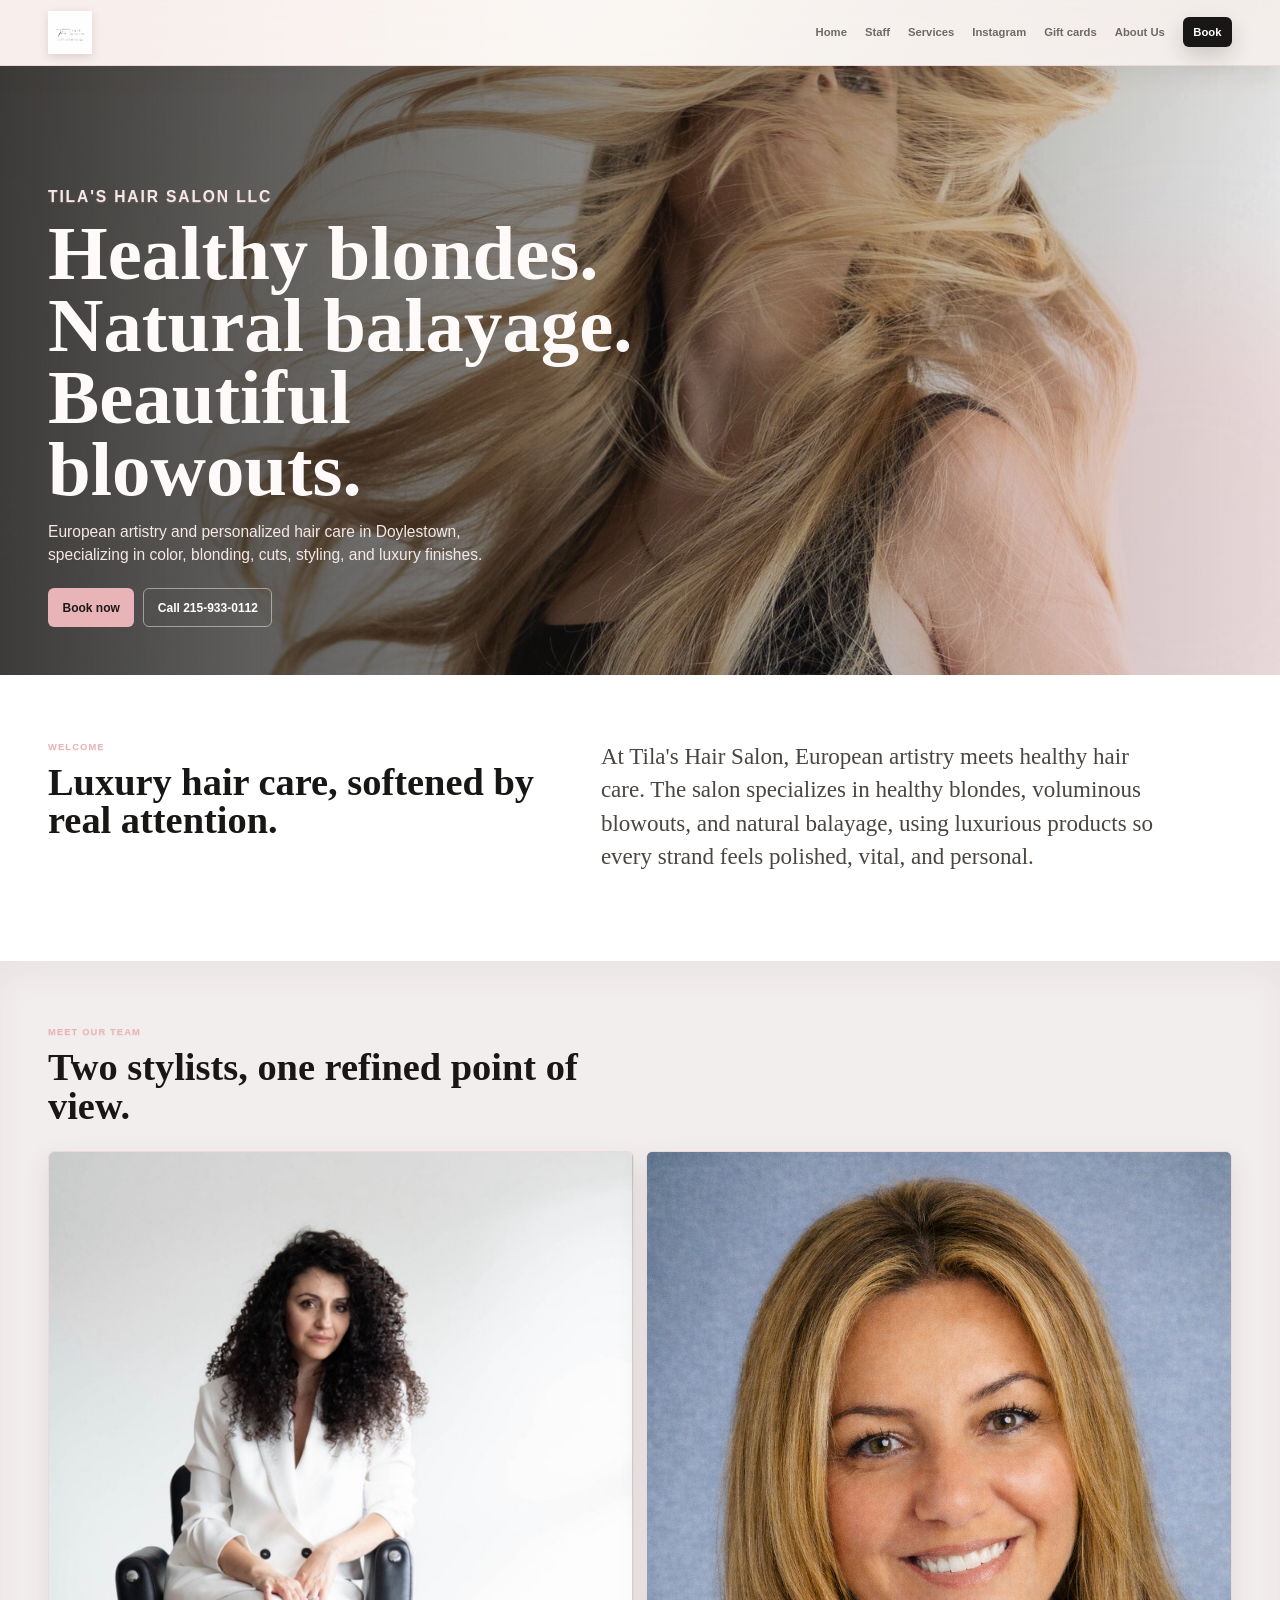
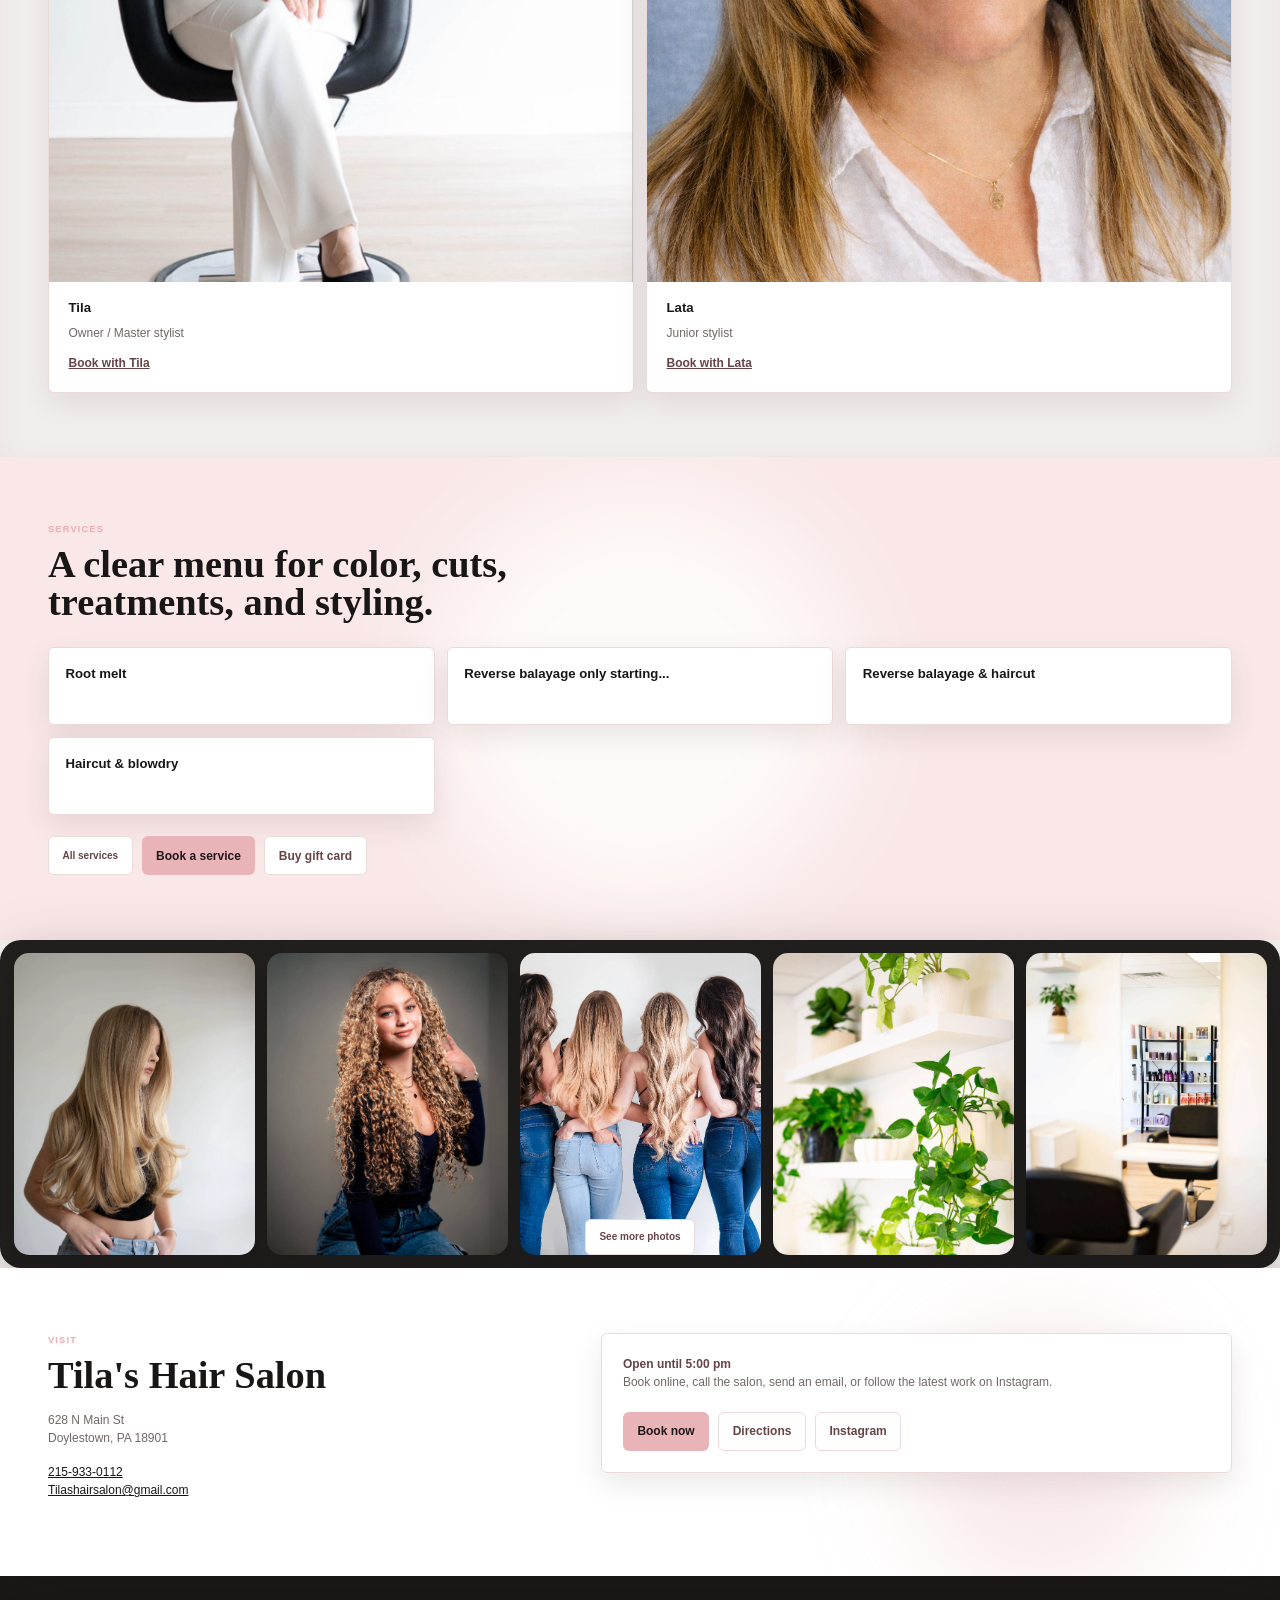
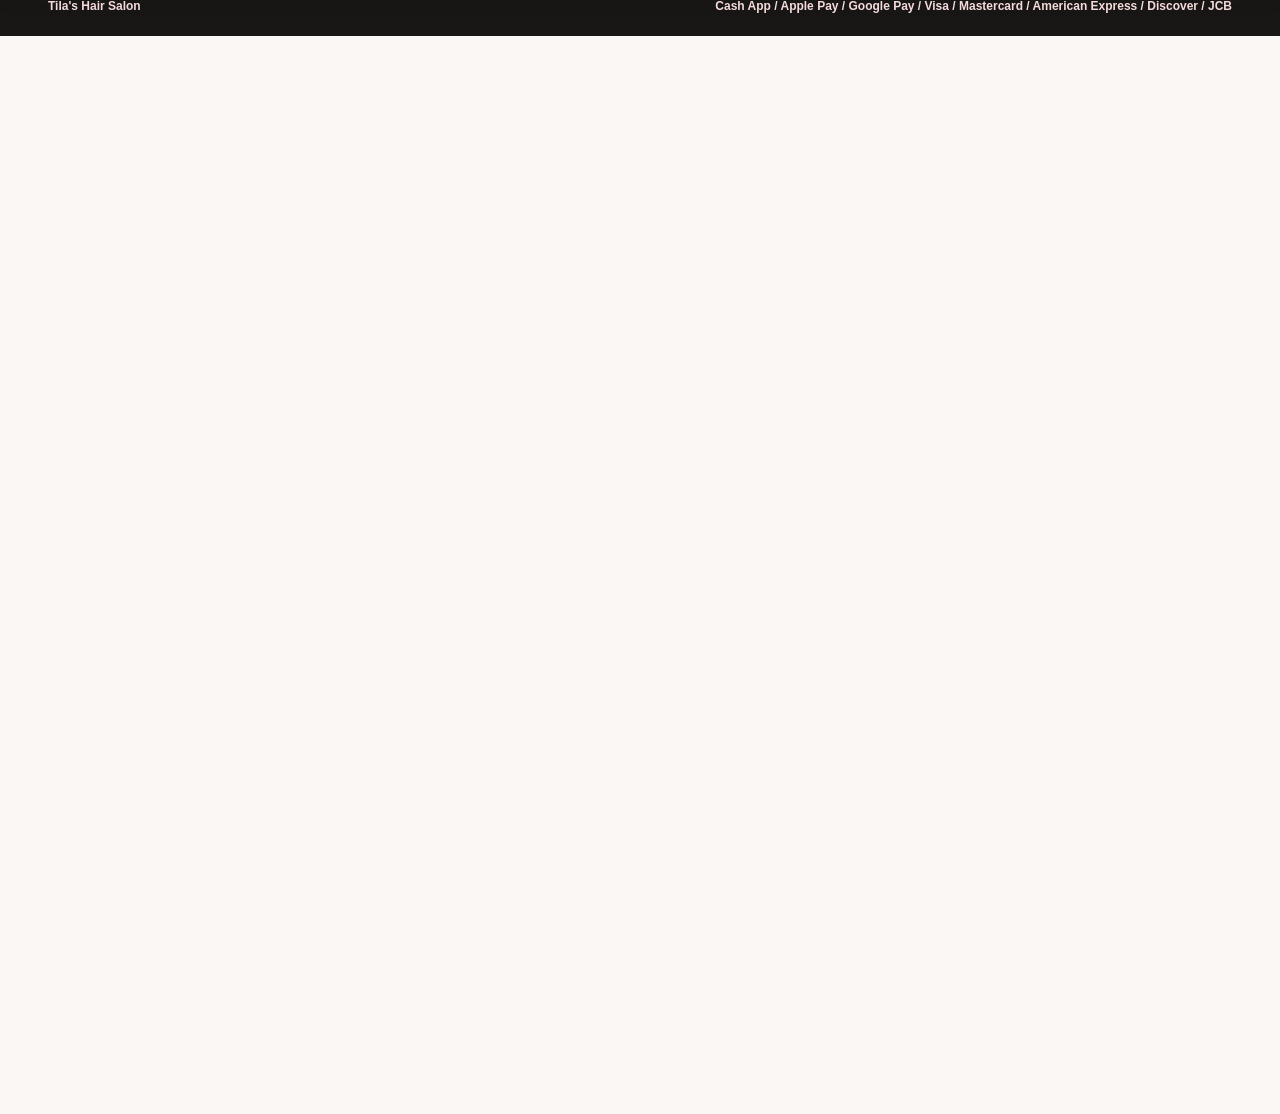
<file: make-a-web-site-for-me/index.html>
﻿<!doctype html>
<html lang="en">
  <head>
    <meta charset="utf-8">
    <meta name="viewport" content="width=device-width, initial-scale=1">
    <title>Tila's Hair Salon | Doylestown, PA</title>
    <meta
      name="description"
      content="Tila's Hair Salon in Doylestown, PA. European artistry for healthy blondes, balayage, blowouts, color, cuts, and formal styling."
    >
    <link rel="stylesheet" href="styles.css">
  </head>
  <body>
    <header class="site-header">
      <a class="brand" href="#home" aria-label="Tila's Hair Salon home">
        <img src="assets/tila-logo.png" alt="Tila's Hair Salon logo">
      </a>
      <nav class="nav" aria-label="Primary navigation">
        <a href="#home">Home</a>
        <a href="#staff">Staff</a>
        <a href="#services">Services</a>
        <a href="https://www.instagram.com/tilashairsalon/">Instagram</a>
        <a href="https://www.tilashairsalon.com/s/gift-cards">Gift cards</a>
        <a href="#about">About Us</a>
        <a class="nav-button" href="https://book.squareup.com/appointments/qmmuxz1gt9oidg/location/LE810CAQZK8ZM/services?buttonTextColor=000000&color=e8b4b8&locale=en&referrer=so">Book</a>
      </nav>
    </header>

    <main id="home">
      <section class="hero" aria-labelledby="hero-title">
        <div class="hero-copy">
          <p class="eyebrow">Tila's Hair Salon LLC</p>
          <h1 id="hero-title">Healthy blondes. Natural balayage. Beautiful blowouts.</h1>
          <p>
            European artistry and personalized hair care in Doylestown, specializing in color, blonding, cuts, styling, and luxury finishes.
          </p>
          <div class="actions">
            <a class="button primary" href="https://book.squareup.com/appointments/qmmuxz1gt9oidg/location/LE810CAQZK8ZM/services?buttonTextColor=000000&color=e8b4b8&locale=en&referrer=so">Book now</a>
            <a class="button ghost" href="tel:+12159330112">Call 215-933-0112</a>
          </div>
        </div>
      </section>

      <section class="intro" id="about" aria-labelledby="about-title">
        <div>
          <p class="eyebrow">Welcome</p>
          <h2 id="about-title">Luxury hair care, softened by real attention.</h2>
        </div>
        <p>
          At Tila's Hair Salon, European artistry meets healthy hair care. The salon specializes in healthy blondes, voluminous blowouts, and natural balayage, using luxurious products so every strand feels polished, vital, and personal.
        </p>
      </section>

      <section class="section staff" id="staff" aria-labelledby="staff-title">
        <div class="section-heading">
          <p class="eyebrow">Meet Our Team</p>
          <h2 id="staff-title">Two stylists, one refined point of view.</h2>
        </div>
        <div class="staff-grid">
          <article class="staff-card staff-card-photo">
            <img src="assets/tila.jpg" alt="Tila, owner and master stylist">
            <h3>Tila</h3>
            <p>Owner / Master stylist</p>
            <a class="text-link" href="https://book.squareup.com/appointments/qmmuxz1gt9oidg/location/LE810CAQZK8ZM/services?buttonTextColor=000000&color=e8b4b8&locale=en&referrer=so">Book with Tila</a>
          </article>
          <article class="staff-card staff-card-photo">
            <img src="assets/lata.png" alt="Lata, junior stylist">
            <h3>Lata</h3>
            <p>Junior stylist</p>
            <a class="text-link" href="https://book.squareup.com/appointments/qmmuxz1gt9oidg/location/LE810CAQZK8ZM/services?buttonTextColor=000000&color=e8b4b8&locale=en&referrer=so">Book with Lata</a>
          </article>
        </div>
      </section>

      <section class="section services" id="services" aria-labelledby="services-title">
        <div class="section-heading">
          <p class="eyebrow">Services</p>
          <h2 id="services-title">A clear menu for color, cuts, treatments, and styling.</h2>
        </div>
        <div class="service-grid all-services" id="serviceList">
          <article class="service-card featured"><h3>Root melt</h3></article>
          <article class="service-card featured"><h3>Reverse balayage only starting...</h3></article>
          <article class="service-card featured"><h3>Reverse balayage &amp; haircut</h3></article>
          <article class="service-card featured"><h3>Haircut &amp; blowdry</h3></article>
          <article class="service-card extra-service"><h3>Curling iron / flat iron use</h3></article>
          <article class="service-card extra-service"><h3>Foil a la Carte</h3></article>
          <article class="service-card extra-service"><h3>Partial reverse balayage</h3></article>
          <article class="service-card extra-service"><h3>Partial highlights &amp; haircut</h3></article>
          <article class="service-card extra-service"><h3>Partial highlights only</h3></article>
          <article class="service-card extra-service"><h3>Partial highlights &amp; blowdry</h3></article>
          <article class="service-card extra-service"><h3>Partial highlight + blowdry for long and thick hair</h3></article>
          <article class="service-card extra-service"><h3>Partial balayage + haircut</h3></article>
          <article class="service-card extra-service"><h3>Partial balayage only</h3></article>
          <article class="service-card extra-service"><h3>Malibu</h3></article>
          <article class="service-card extra-service"><h3>Lowlights</h3></article>
          <article class="service-card extra-service"><h3>Hair treatments</h3></article>
          <article class="service-card extra-service"><h3>Gloss or toner</h3></article>
          <article class="service-card extra-service"><h3>Full highlights</h3></article>
          <article class="service-card extra-service"><h3>Full highlights + blowdry</h3></article>
          <article class="service-card extra-service"><h3>Full highlights &amp; haircut</h3></article>
          <article class="service-card extra-service"><h3>Full highlights &amp; blowdry</h3></article>
          <article class="service-card extra-service"><h3>Full balayage only</h3></article>
          <article class="service-card extra-service"><h3>Formal styling</h3></article>
          <article class="service-card extra-service"><h3>Eyebrow tint</h3></article>
          <article class="service-card extra-service"><h3>Extra color per ounce</h3></article>
          <article class="service-card extra-service"><h3>Dry curly cut</h3></article>
          <article class="service-card extra-service"><h3>Color + full highlights + haircut</h3></article>
          <article class="service-card extra-service"><h3>Color + blowdry for medium hair</h3></article>
          <article class="service-card extra-service"><h3>Color + blowdry for long or thick hair</h3></article>
          <article class="service-card extra-service"><h3>Color &amp; partial highlights &amp; haircut</h3></article>
          <article class="service-card extra-service"><h3>Color only</h3></article>
          <article class="service-card extra-service"><h3>Color + full balayage + haircut</h3></article>
          <article class="service-card extra-service"><h3>Color + haircut</h3></article>
          <article class="service-card extra-service"><h3>Color + blowdry for short hair</h3></article>
          <article class="service-card extra-service"><h3>Color &amp; partial highlights &amp; blowdry</h3></article>
          <article class="service-card extra-service"><h3>Clip-in extensions</h3></article>
          <article class="service-card extra-service"><h3>Children's haircut</h3></article>
          <article class="service-card extra-service"><h3>Cezanne Express</h3></article>
          <article class="service-card extra-service"><h3>Cezanne Classic</h3></article>
          <article class="service-card extra-service"><h3>Cezanne Classic long hair</h3></article>
          <article class="service-card extra-service"><h3>Bridal hair</h3></article>
          <article class="service-card extra-service"><h3>Blowout medium hair</h3></article>
          <article class="service-card extra-service"><h3>Blowout &amp; style for long or thick hair</h3></article>
          <article class="service-card extra-service"><h3>Blowdry &amp; style for short hair</h3></article>
          <article class="service-card extra-service"><h3>Bang trim</h3></article>
          <article class="service-card extra-service"><h3>Balayage &amp; haircut</h3></article>
        </div>
        <div class="section-actions">
          <button class="button soft" id="allServicesButton" type="button">All services</button>
          <a class="button primary" href="https://book.squareup.com/appointments/qmmuxz1gt9oidg/location/LE810CAQZK8ZM/services?buttonTextColor=000000&color=e8b4b8&locale=en&referrer=so">Book a service</a>
          <a class="button soft" href="https://www.tilashairsalon.com/s/gift-cards">Buy gift card</a>
        </div>
      </section>

      <section class="gallery" aria-label="Salon gallery">
        <img src="gallery/IMG_0576_1727320016.webp" alt="Salon styling work">
        <img src="gallery/IMG_0580_1727397454.jpg" alt="Hair color detail">
        <img src="gallery/IMG_0585_1727386990.webp" alt="Salon styling station">
        <img src="gallery/IMG_0699_1728949910.webp" alt="Finished haircut styling">
        <img src="gallery/IMG_0700_1728949910.webp" alt="Blowout finish look">
        <img class="extra-photo" src="gallery/IMG_0701_1728949910.webp" alt="Salon beauty work">
        <img class="extra-photo" src="gallery/IMG_0702_1728949910.webp" alt="Hair styling detail">
        <img class="extra-photo" src="gallery/IMG_0703_1728949910.webp" alt="Hair color close-up">
        <img class="extra-photo" src="gallery/IMG_0704_1728949910.webp" alt="Styling appointment result">
        <img class="extra-photo" src="gallery/IMG_0705_1728949910.webp" alt="Salon interior and styling">
        <img class="extra-photo" src="gallery/IMG_7776_1727320612.webp" alt="Elegant hair finish">
        <img class="extra-photo" src="gallery/IMG_7777_1727320679.webp" alt="Salon hair styling detail">
        <img class="extra-photo" src="gallery/IMG_4268_1727139382.jpg" alt="Finished salon look">
        <img class="extra-photo" src="gallery/DSC04216_1727319797.webp" alt="Hair styling session">
        <img class="extra-photo" src="gallery/IMG_7700_1727140200.webp" alt="Salon hair color work">
        <div class="gallery-actions">
          <button class="button soft" id="galleryToggleButton" type="button">See more photos</button>
        </div>
      </section>

      <!-- Lightbox Modal -->
      <div id="lightbox" class="lightbox">
        <span class="lightbox-close">&times;</span>
        <button class="lightbox-nav lightbox-prev" aria-label="Previous image">&larr;</button>
        <button class="lightbox-nav lightbox-next" aria-label="Next image">&rarr;</button>
        <img class="lightbox-content" id="lightboxImg">
        <div id="lightboxCaption"></div>
      </div>

      <section class="section contact" id="contact" aria-labelledby="contact-title">
        <div>
          <p class="eyebrow">Visit</p>
          <h2 id="contact-title">Tila's Hair Salon</h2>
          <address>
            628 N Main St<br>
            Doylestown, PA 18901
          </address>
          <p>
            <a href="tel:+12159330112">215-933-0112</a><br>
            <a href="mailto:Tilashairsalon@gmail.com">Tilashairsalon@gmail.com</a>
          </p>
        </div>
        <div class="contact-panel">
          <span>Open until 5:00 pm</span>
          <p>Book online, call the salon, send an email, or follow the latest work on Instagram.</p>
          <div class="actions">
            <a class="button primary" href="https://book.squareup.com/appointments/qmmuxz1gt9oidg/location/LE810CAQZK8ZM/services?buttonTextColor=000000&color=e8b4b8&locale=en&referrer=so">Book now</a>
            <a class="button soft" href="https://www.google.com/maps/search/?api=1&query=Tila%27s%20Hair%20Salon%20628%20N%20Main%20St%20Doylestown%20PA%2018901">Directions</a>
            <a class="button soft" href="https://www.instagram.com/tilashairsalon/">Instagram</a>
          </div>
        </div>
      </section>
    </main>

    <footer class="footer">
      <span>Tila's Hair Salon</span>
      <span>Cash App / Apple Pay / Google Pay / Visa / Mastercard / American Express / Discover / JCB</span>
    </footer>
    <script>
      const allServicesButton = document.querySelector("#allServicesButton");
      const serviceList = document.querySelector("#serviceList");
      const galleryToggleButton = document.querySelector("#galleryToggleButton");
      const gallery = document.querySelector(".gallery");

      allServicesButton.addEventListener("click", () => {
        serviceList.classList.toggle("show-all");
        allServicesButton.textContent = serviceList.classList.contains("show-all")
          ? "Show fewer services"
          : "All services";
      });

      galleryToggleButton.addEventListener("click", () => {
        gallery.classList.toggle("show-more");
        galleryToggleButton.textContent = gallery.classList.contains("show-more")
          ? "See fewer photos"
          : "See more photos";
      });

      // Lightbox functionality
      const lightbox = document.getElementById("lightbox");
      const lightboxImg = document.getElementById("lightboxImg");
      const lightboxCaption = document.getElementById("lightboxCaption");
      const lightboxClose = document.querySelector(".lightbox-close");
      const lightboxPrev = document.querySelector(".lightbox-prev");
      const lightboxNext = document.querySelector(".lightbox-next");

      let currentImageIndex = 0;
      const galleryImages = document.querySelectorAll(".gallery img");

      // Function to show image in lightbox
      function showImage(index) {
        currentImageIndex = index;
        const img = galleryImages[index];
        lightboxImg.src = img.src;
        lightboxCaption.textContent = img.alt;
        lightbox.style.display = "block";
        
        // Update navigation button visibility
        lightboxPrev.style.display = index > 0 ? "flex" : "none";
        lightboxNext.style.display = index < galleryImages.length - 1 ? "flex" : "none";
      }

      // Add click event to all gallery images
      galleryImages.forEach((img, index) => {
        img.addEventListener("click", () => {
          showImage(index);
        });
      });

      // Close lightbox when clicking the close button
      lightboxClose.addEventListener("click", () => {
        lightbox.style.display = "none";
      });

      // Navigation button events
      lightboxPrev.addEventListener("click", () => {
        if (currentImageIndex > 0) {
          showImage(currentImageIndex - 1);
        }
      });

      lightboxNext.addEventListener("click", () => {
        if (currentImageIndex < galleryImages.length - 1) {
          showImage(currentImageIndex + 1);
        }
      });

      // Close lightbox when clicking outside the image
      lightbox.addEventListener("click", (e) => {
        if (e.target === lightbox) {
          lightbox.style.display = "none";
        }
      });

      // Keyboard navigation
      document.addEventListener("keydown", (e) => {
        if (lightbox.style.display === "block") {
          if (e.key === "Escape") {
            lightbox.style.display = "none";
          } else if (e.key === "ArrowLeft" && currentImageIndex > 0) {
            showImage(currentImageIndex - 1);
          } else if (e.key === "ArrowRight" && currentImageIndex < galleryImages.length - 1) {
            showImage(currentImageIndex + 1);
          }
        }
      });
    </script>
  </body>
</html>
</file>
<file: make-a-web-site-for-me/styles.css>
:root {
  --ink: #191716;
  --muted: #716866;
  --paper: #fbf7f4;
  --panel: #ffffff;
  --blush: #e8b4b8;
  --blush-soft: #fae8e8;
  --wine: #664346;
  --sage: #56665c;
  --line: #eadbda;
  --shadow: 0 22px 60px rgba(60, 38, 38, 0.16);
}

* {
  box-sizing: border-box;
}

html {
  scroll-behavior: smooth;
}

body {
  margin: 0;
  background: var(--paper);
  color: var(--ink);
  font-family: Arial, Helvetica, sans-serif;
  line-height: 1.5;
  zoom: 0.75;
}

body::before {
  content: "";
  position: fixed;
  inset: -20%;
  z-index: -1;
  background:
    radial-gradient(circle at 18% 16%, rgba(232, 180, 184, 0.34), transparent 28%),
    radial-gradient(circle at 82% 8%, rgba(102, 67, 70, 0.16), transparent 30%),
    radial-gradient(circle at 72% 78%, rgba(86, 102, 92, 0.18), transparent 28%),
    radial-gradient(circle at 40% 60%, rgba(250, 232, 232, 0.25), transparent 35%),
    radial-gradient(circle at 60% 40%, rgba(200, 180, 160, 0.2), transparent 32%);
  filter: blur(12px);
}

a {
  color: inherit;
}

.site-header {
  position: sticky;
  top: 0;
  z-index: 10;
  display: flex;
  align-items: center;
  justify-content: space-between;
  gap: 20px;
  padding: 14px clamp(18px, 5vw, 72px);
  background: rgba(251, 247, 244, 0.6);
  border-bottom: 1px solid var(--line);
  backdrop-filter: blur(16px);
  box-shadow: 0 10px 34px rgba(60, 38, 38, 0.08);
}

.brand img {
  display: block;
  width: 58px;
  height: 58px;
  object-fit: contain;
  box-shadow: 0 4px 12px rgba(60, 38, 38, 0.15);
}

.nav {
  display: flex;
  align-items: center;
  justify-content: flex-end;
  flex-wrap: wrap;
  gap: 10px 24px;
}

.nav a {
  color: var(--muted);
  font-size: 0.94rem;
  font-weight: 700;
  text-decoration: none;
  transition: background 180ms ease, color 180ms ease, transform 180ms ease;
}

.nav a:hover {
  color: var(--wine);
  transform: translateY(-1px);
}

.nav a:focus {
  color: var(--wine);
  outline: 2px solid var(--blush);
  outline-offset: 2px;
}

.nav .nav-button {
  min-height: 40px;
  padding: 9px 14px;
  border-radius: 8px;
  background: var(--ink);
  color: #fff;
  box-shadow: 0 12px 28px rgba(25, 23, 22, 0.18);
}

.hero {
  position: relative;
  overflow: hidden;
  min-height: calc(100vh - 87px);
  display: flex;
  align-items: flex-end;
  padding: clamp(86px, 13vh, 150px) clamp(20px, 5vw, 72px) 64px;
  background:
    linear-gradient(90deg, rgba(25, 23, 22, 0.82), rgba(25, 23, 22, 0.34) 62%, rgba(25, 23, 22, 0.08)),
    url("assets/tila-hero.jpeg") center 42% / cover no-repeat;
  color: #fffafa;
}

.hero::after {
  content: "";
  position: absolute;
  right: -12%;
  bottom: -18%;
  width: min(52vw, 720px);
  height: min(52vw, 720px);
  border-radius: 50%;
  background: rgba(232, 180, 184, 0.32);
  filter: blur(80px);
}

.hero-copy {
  position: relative;
  z-index: 1;
  max-width: 800px;
  animation: riseIn 850ms ease both;
}

.eyebrow {
  margin: 0 0 12px;
  color: var(--blush);
  font-size: 0.78rem;
  font-weight: 800;
  letter-spacing: 0.12em;
  text-transform: uppercase;
  text-shadow: 0 1px 2px rgba(232, 180, 184, 0.3);
}

h1,
h2,
h3,
p {
  margin-top: 0;
}

h1,
h2 {
  font-family: Georgia, "Times New Roman", serif;
  letter-spacing: 0;
}

h1 {
  max-width: 840px;
  margin-bottom: 18px;
  font-size: clamp(3.2rem, 8vw, 7rem);
  line-height: 0.94;
}

h2 {
  margin-bottom: 0;
  font-size: clamp(2rem, 4vw, 4rem);
  line-height: 1;
  animation: slideInUp 0.8s ease both;
}

h3 {
  margin-bottom: 8px;
  font-size: 1.1rem;
}

.hero p {
  max-width: 640px;
  color: #f5e8e6;
  font-size: clamp(1.05rem, 2vw, 1.3rem);
}

.actions,
.section-actions {
  display: flex;
  flex-wrap: wrap;
  gap: 12px;
  margin-top: 28px;
}

.button {
  display: inline-flex;
  align-items: center;
  justify-content: center;
  min-height: 48px;
  padding: 13px 18px;
  border: 1px solid transparent;
  border-radius: 8px;
  font-weight: 800;
  text-decoration: none;
  text-align: center;
  transition: box-shadow 180ms ease, transform 180ms ease, background 180ms ease;
}

.button:hover {
  box-shadow: 0 16px 36px rgba(102, 67, 70, 0.22);
  transform: translateY(-2px);
}

.button:focus {
  outline: 2px solid var(--blush);
  outline-offset: 2px;
  box-shadow: 0 0 0 4px rgba(232, 180, 184, 0.2);
}

.button.primary {
  background: var(--blush);
  color: #201718;
}

.button.ghost {
  border-color: rgba(255, 255, 255, 0.46);
  color: #fff;
}

.button.soft {
  border-color: var(--line);
  background: #fff;
  color: var(--wine);
}

.intro,
.section {
  padding: 86px clamp(20px, 5vw, 72px);
}

.intro {
  display: grid;
  grid-template-columns: minmax(260px, 0.8fr) minmax(0, 1fr);
  gap: clamp(28px, 5vw, 80px);
  background: #fff;
  box-shadow: 0 20px 60px rgba(60, 38, 38, 0.1);
}

.intro > p {
  max-width: 760px;
  color: #4b4542;
  font-family: Georgia, "Times New Roman", serif;
  font-size: clamp(1.25rem, 2.4vw, 2rem);
  line-height: 1.45;
}

.section-heading {
  max-width: 780px;
  margin-bottom: 34px;
}

.staff {
  background: #f3eeee;
  box-shadow: inset 0 20px 40px rgba(60, 38, 38, 0.05);
}

.staff-grid,
.service-grid {
  display: grid;
  grid-template-columns: repeat(2, minmax(0, 1fr));
  gap: 16px;
}

.staff-card,
.service-card,
.contact-panel {
  border: 1px solid var(--line);
  border-radius: 8px;
  background: var(--panel);
  box-shadow: 0 14px 38px rgba(60, 38, 38, 0.1);
  transition: box-shadow 220ms ease, transform 220ms ease, border-color 220ms ease;
}

.staff-card:hover,
.service-card:hover,
.contact-panel:hover {
  border-color: rgba(232, 180, 184, 0.7);
  box-shadow: 0 24px 55px rgba(102, 67, 70, 0.18);
  transform: translateY(-4px);
}

.staff-card {
  overflow: hidden;
  min-height: 230px;
  padding: 26px;
}

.staff-card-photo {
  padding: 0;
}

.staff-card-photo img {
  display: block;
  width: 100%;
  aspect-ratio: 4 / 5;
  object-fit: cover;
  object-position: center 24%;
}

.staff-card-photo h3,
.staff-card-photo p,
.staff-card-photo .text-link {
  margin-left: 26px;
  margin-right: 26px;
}

.staff-card-photo h3 {
  margin-top: 22px;
}

.staff-card-photo .text-link {
  display: inline-block;
  margin-bottom: 26px;
}

.staff-card span {
  display: grid;
  place-items: center;
  width: 64px;
  height: 64px;
  margin-bottom: 54px;
  border-radius: 50%;
  background: var(--wine);
  color: #fff;
  font-family: Georgia, "Times New Roman", serif;
  font-size: 1.8rem;
}

.staff-card p,
.service-card p,
.contact-panel p {
  color: var(--muted);
}

.text-link {
  color: var(--wine);
  font-weight: 800;
  transition: color 0.2s ease, transform 0.2s ease;
}

.text-link:hover {
  color: var(--ink);
  transform: translateY(-1px);
}

.services {
  position: relative;
  overflow: hidden;
  background: var(--blush-soft);
  box-shadow: 0 25px 70px rgba(60, 38, 38, 0.06);
}

.services::before {
  content: "";
  position: absolute;
  inset: 42px auto auto 50%;
  width: min(560px, 72vw);
  height: min(560px, 72vw);
  border-radius: 50%;
  background: rgba(255, 255, 255, 0.78);
  filter: blur(70px);
  transform: translateX(-50%);
}

.services > * {
  position: relative;
  z-index: 1;
}

.service-grid {
  grid-template-columns: repeat(4, minmax(0, 1fr));
}

.service-grid.all-services {
  grid-template-columns: repeat(3, minmax(0, 1fr));
}

.service-card {
  min-height: 104px;
  padding: 22px;
  animation: fadeUp 560ms ease both;
}

.service-card:nth-child(2) { animation-delay: 45ms; }
.service-card:nth-child(3) { animation-delay: 90ms; }
.service-card:nth-child(4) { animation-delay: 135ms; }
.service-card:nth-child(5) { animation-delay: 180ms; }
.service-card:nth-child(6) { animation-delay: 225ms; }
.service-card:nth-child(7) { animation-delay: 270ms; }
.service-card:nth-child(8) { animation-delay: 315ms; }

.service-card span {
  display: block;
  margin-top: 20px;
  color: var(--wine);
  font-weight: 800;
}

.service-card strong {
  color: var(--ink);
}

.extra-service {
  display: none;
}

.show-all .extra-service {
  display: block;
}

.gallery {
  position: relative;
  display: grid;
  grid-template-columns: repeat(auto-fit, minmax(240px, 1fr));
  gap: 16px;
  padding: 18px;
  background: rgba(25, 23, 22, 0.96);
  border-radius: 28px;
  box-shadow: 0 32px 100px rgba(0, 0, 0, 0.2);
  transition: transform 280ms ease, box-shadow 280ms ease, background 280ms ease;
}

.gallery:hover {
  transform: translateY(-4px);
  box-shadow: 0 40px 120px rgba(0, 0, 0, 0.25);
}

.gallery img {
  width: 100%;
  aspect-ratio: 4 / 5;
  object-fit: cover;
  border-radius: 20px;
  box-shadow: 0 24px 65px rgba(0, 0, 0, 0.18);
  transition: transform 320ms ease, filter 320ms ease, box-shadow 320ms ease;
  opacity: 0;
  animation: fadeInUp 0.7s ease forwards;
  background: linear-gradient(45deg, #f0f0f0 25%, transparent 25%), 
              linear-gradient(-45deg, #f0f0f0 25%, transparent 25%), 
              linear-gradient(45deg, transparent 75%, #f0f0f0 75%), 
              linear-gradient(-45deg, transparent 75%, #f0f0f0 75%);
  background-size: 20px 20px;
  background-position: 0 0, 0 10px, 10px -10px, -10px 0px;
}

.gallery img:hover {
  filter: brightness(1.05) saturate(1.08);
  transform: translateY(-6px) scale(1.02);
  box-shadow: 0 32px 80px rgba(0, 0, 0, 0.24);
}

.gallery img:nth-child(1) { animation-delay: 0.08s; }
.gallery img:nth-child(2) { animation-delay: 0.14s; }
.gallery img:nth-child(3) { animation-delay: 0.2s; }
.gallery img:nth-child(4) { animation-delay: 0.26s; }
.gallery img:nth-child(5) { animation-delay: 0.32s; }
.gallery img:nth-child(6) { animation-delay: 0.38s; }
.gallery img:nth-child(7) { animation-delay: 0.44s; }
.gallery img:nth-child(8) { animation-delay: 0.5s; }
.gallery img:nth-child(9) { animation-delay: 0.56s; }
.gallery img:nth-child(10) { animation-delay: 0.62s; }
.gallery img:nth-child(11) { animation-delay: 0.68s; }
.gallery img:nth-child(12) { animation-delay: 0.74s; }
.gallery img:nth-child(13) { animation-delay: 0.8s; }
.gallery img:nth-child(14) { animation-delay: 0.86s; }
.gallery img:nth-child(15) { animation-delay: 0.92s; }

.extra-photo {
  display: none;
}

.gallery.show-more .extra-photo {
  display: block;
}

.gallery-actions {
  position: absolute;
  bottom: 18px;
  left: 50%;
  transform: translateX(-50%);
  z-index: 10;
}

@keyframes fadeInUp {
  from {
    opacity: 0;
    transform: translateY(16px);
  }
  to {
    opacity: 1;
    transform: translateY(0);
  }
}

@keyframes slideInUp {
  from {
    opacity: 0;
    transform: translateY(30px);
  }
  to {
    opacity: 1;
    transform: translateY(0);
  }
}

/* Lightbox Styles */
.lightbox {
  display: none;
  position: fixed;
  z-index: 1000;
  left: 0;
  top: 0;
  width: 100%;
  height: 100%;
  overflow: auto;
  background-color: rgba(0, 0, 0, 0.9);
  animation: fadeIn 0.3s ease;
}

.lightbox-content {
  margin: auto;
  display: block;
  width: auto;
  max-width: 90%;
  max-height: 90%;
  animation: zoomIn 0.3s ease;
}

.lightbox-close {
  position: absolute;
  top: 20px;
  right: 30px;
  color: #f1f1f1;
  font-size: 48px;
  font-weight: 300;
  line-height: 1;
  transition: color 0.2s ease, transform 0.2s ease;
  cursor: pointer;
  background: rgba(0, 0, 0, 0.3);
  border-radius: 50%;
  width: 60px;
  height: 60px;
  display: flex;
  align-items: center;
  justify-content: center;
}

.lightbox-close:hover,
.lightbox-close:focus {
  color: #fff;
  background: rgba(0, 0, 0, 0.6);
  transform: scale(1.1);
  outline: none;
}

.lightbox-nav {
  position: absolute;
  top: 50%;
  transform: translateY(-50%);
  background: rgba(0, 0, 0, 0.5);
  color: #fff;
  border: none;
  font-size: 24px;
  width: 50px;
  height: 50px;
  border-radius: 50%;
  cursor: pointer;
  transition: background 0.2s ease, transform 0.2s ease;
  display: flex;
  align-items: center;
  justify-content: center;
  z-index: 1001;
}

.lightbox-nav:hover,
.lightbox-nav:focus {
  background: rgba(0, 0, 0, 0.8);
  transform: translateY(-50%) scale(1.1);
  outline: none;
}

.lightbox-prev {
  left: 20px;
}

.lightbox-next {
  right: 20px;
}

@keyframes fadeIn {
  from { opacity: 0; }
  to { opacity: 1; }
}

@keyframes zoomIn {
  from { transform: scale(0.8); opacity: 0; }
  to { transform: scale(1); opacity: 1; }
}

.contact {
  position: relative;
  overflow: hidden;
  display: grid;
  grid-template-columns: minmax(260px, 0.8fr) minmax(300px, 1fr);
  gap: clamp(28px, 5vw, 72px);
  background: #fff;
  box-shadow: 0 15px 50px rgba(60, 38, 38, 0.08);
}

.contact::before {
  content: "";
  position: absolute;
  right: 8%;
  top: 18%;
  width: 360px;
  height: 360px;
  border-radius: 50%;
  background: rgba(232, 180, 184, 0.28);
  filter: blur(68px);
}

.contact > * {
  position: relative;
  z-index: 1;
}

@keyframes riseIn {
  from {
    opacity: 0;
    transform: translateY(22px);
  }
  to {
    opacity: 1;
    transform: translateY(0);
  }
}

@keyframes fadeUp {
  from {
    opacity: 0;
    transform: translateY(14px);
  }
  to {
    opacity: 1;
    transform: translateY(0);
  }
}

@media (prefers-reduced-motion: reduce) {
  *,
  *::before,
  *::after {
    animation-duration: 1ms !important;
    scroll-behavior: auto !important;
    transition-duration: 1ms !important;
  }
}

address {
  margin: 22px 0;
  color: var(--muted);
  font-style: normal;
}

.contact-panel {
  align-self: start;
  padding: 28px;
}

.contact-panel span {
  color: var(--wine);
  font-weight: 800;
}

.footer {
  display: flex;
  justify-content: space-between;
  gap: 18px;
  padding: 28px clamp(20px, 5vw, 72px);
  background: var(--ink);
  color: #f7dddd;
  font-weight: 700;
  box-shadow: 0 0 40px rgba(0, 0, 0, 0.3);
}

@media (max-width: 1050px) {
  .service-grid,
  .service-grid.all-services {
    grid-template-columns: repeat(2, minmax(0, 1fr));
  }

  .gallery {
    grid-template-columns: repeat(2, minmax(0, 1fr));
  }

  .gallery img {
    height: 330px;
  }
}

@media (max-width: 760px) {
  .site-header,
  .intro,
  .contact,
  .footer {
    align-items: flex-start;
    grid-template-columns: 1fr;
    flex-direction: column;
  }

  .site-header {
    position: static;
    gap: 14px;
    padding: 12px 18px 14px;
  }

  .brand img {
    width: 50px;
    height: 50px;
  }

  .nav {
    width: 100%;
    justify-content: flex-start;
    gap: 8px;
  }

  .nav a {
    min-height: 40px;
    padding: 8px 10px;
    border: 1px solid var(--line);
    border-radius: 8px;
    background: rgba(255, 255, 255, 0.7);
    font-size: 0.88rem;
  }

  .nav .nav-button {
    flex: 1 1 100%;
    justify-content: center;
    margin-top: 2px;
  }

  .hero {
    min-height: 78vh;
    align-items: flex-end;
    padding: 92px 18px 34px;
    background:
      linear-gradient(180deg, rgba(25, 23, 22, 0.18), rgba(25, 23, 22, 0.84)),
      url("assets/tila-hero.jpeg") center top / cover no-repeat;
  }

  h1 {
    font-size: clamp(2.65rem, 13vw, 4.3rem);
  }

  h2 {
    font-size: clamp(2rem, 10vw, 3rem);
  }

  .intro,
  .section {
    padding: 58px 18px;
  }

  .intro > p {
    font-size: 1.2rem;
  }

  .actions,
  .section-actions {
    width: 100%;
  }

  .button {
    width: 100%;
  }

  .hero .button {
    flex: 1 1 100%;
  }

  .staff-grid,
  .service-grid,
  .gallery {
    grid-template-columns: 1fr;
  }

  .gallery img {
    height: 360px;
  }

  .contact-panel {
    width: 100%;
    padding: 22px;
  }
}

@media (max-width: 430px) {
  .nav a {
    flex: 1 1 calc(50% - 8px);
    justify-content: center;
    text-align: center;
  }

  .hero {
    min-height: 72vh;
  }

  .gallery img {
    height: 300px;
  }

  .footer {
    font-size: 0.92rem;
  }
}
</file>
